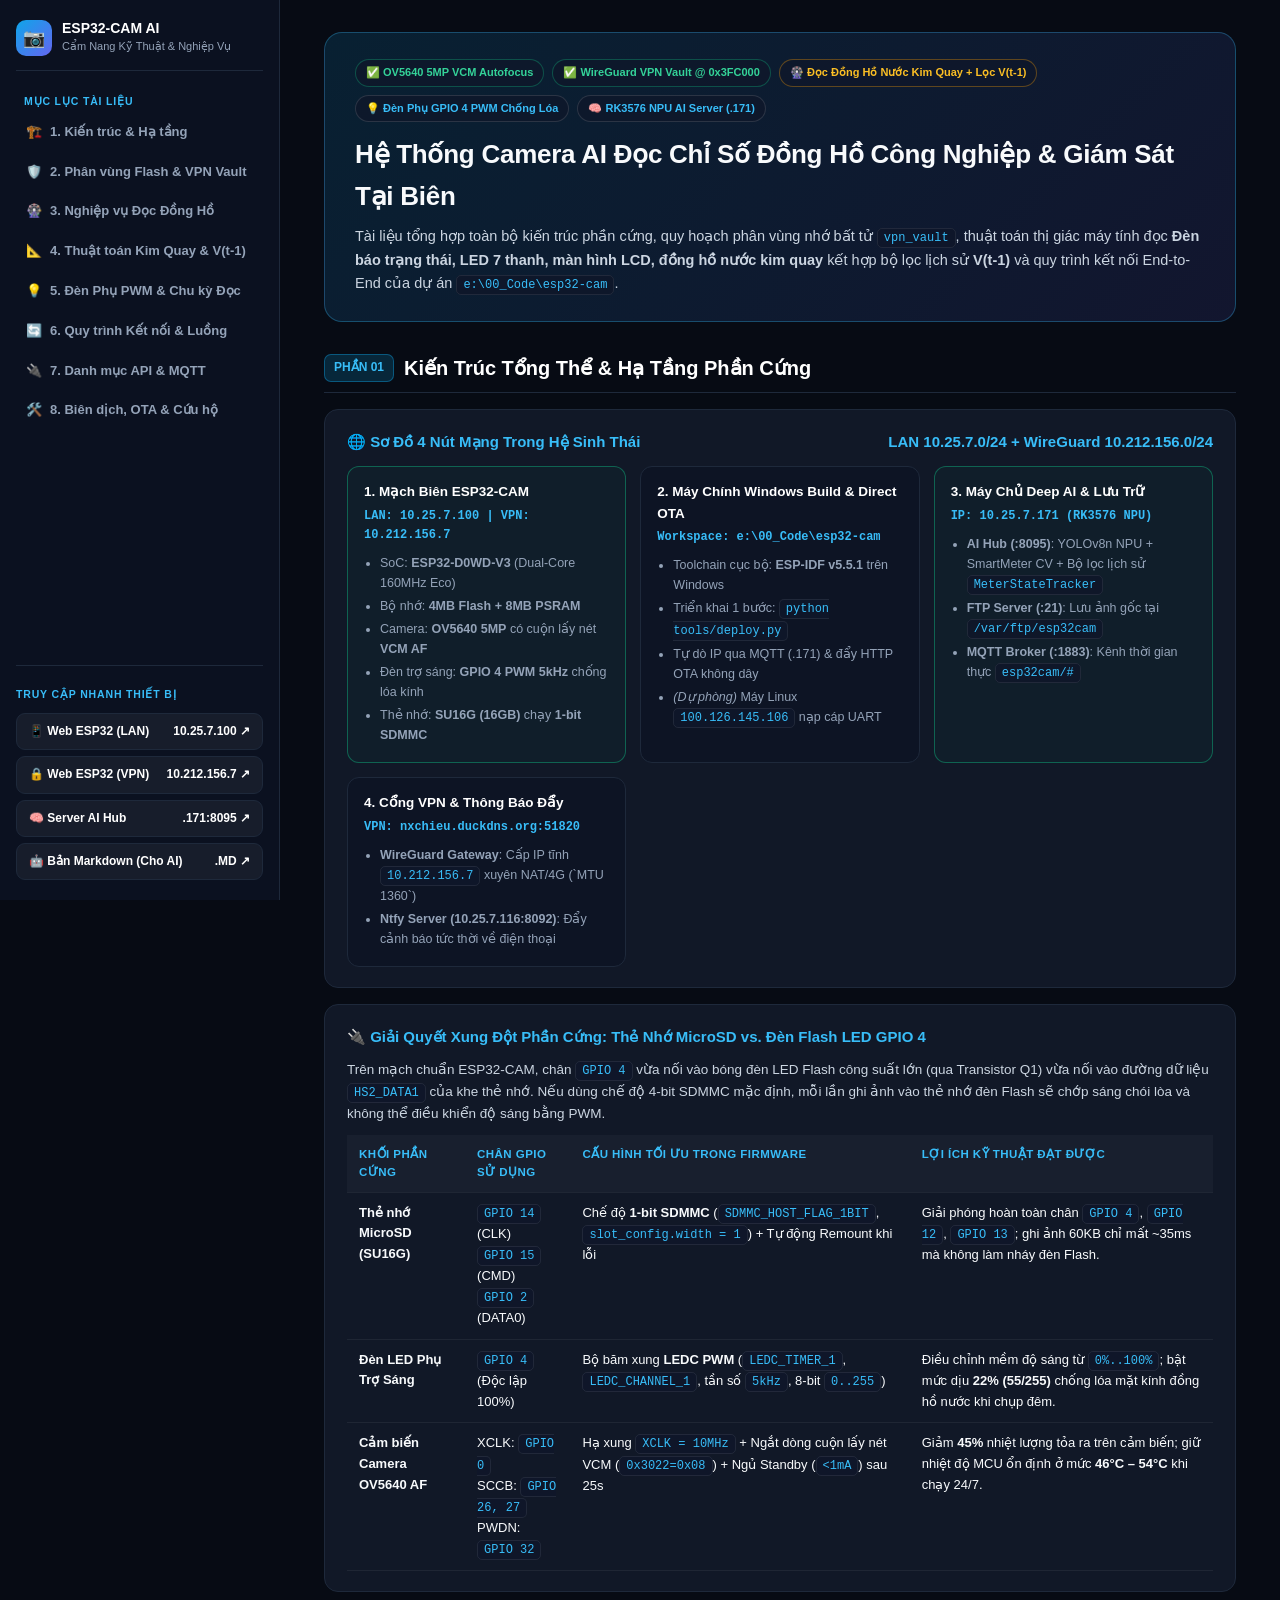
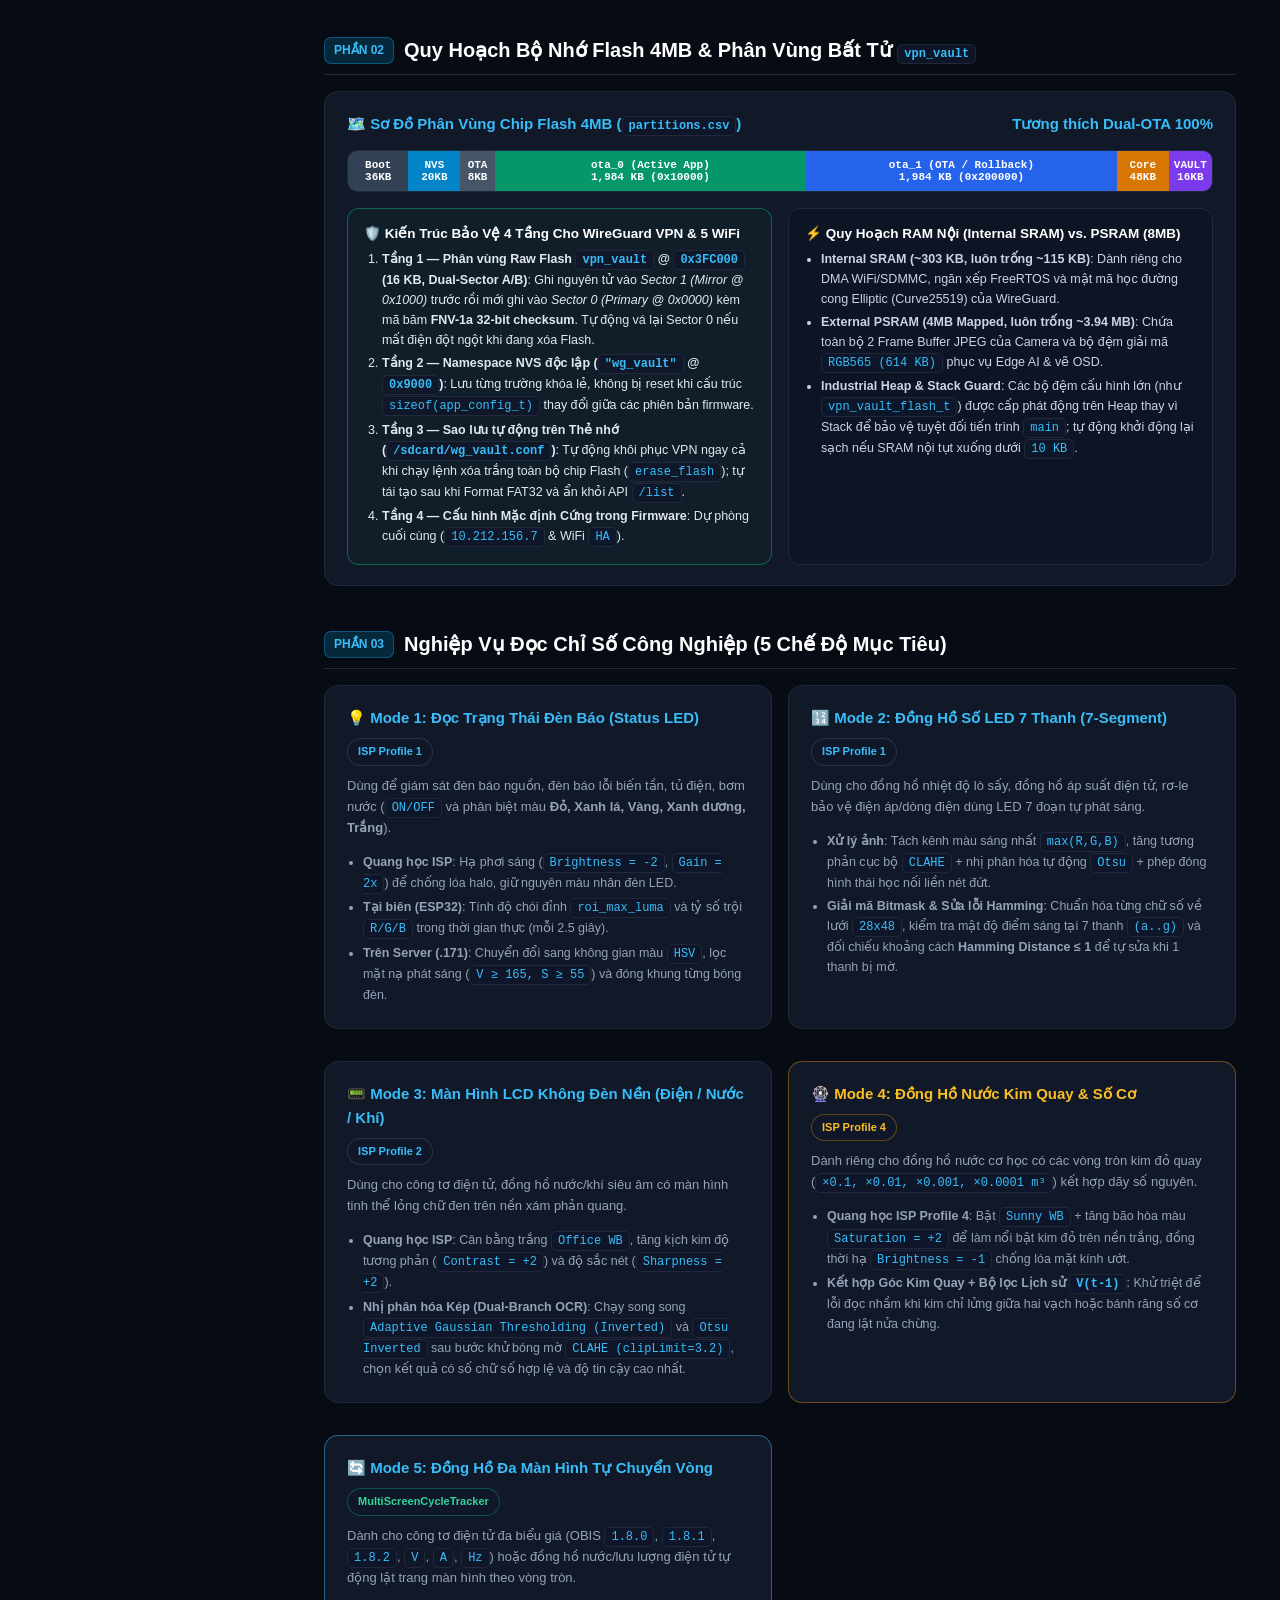
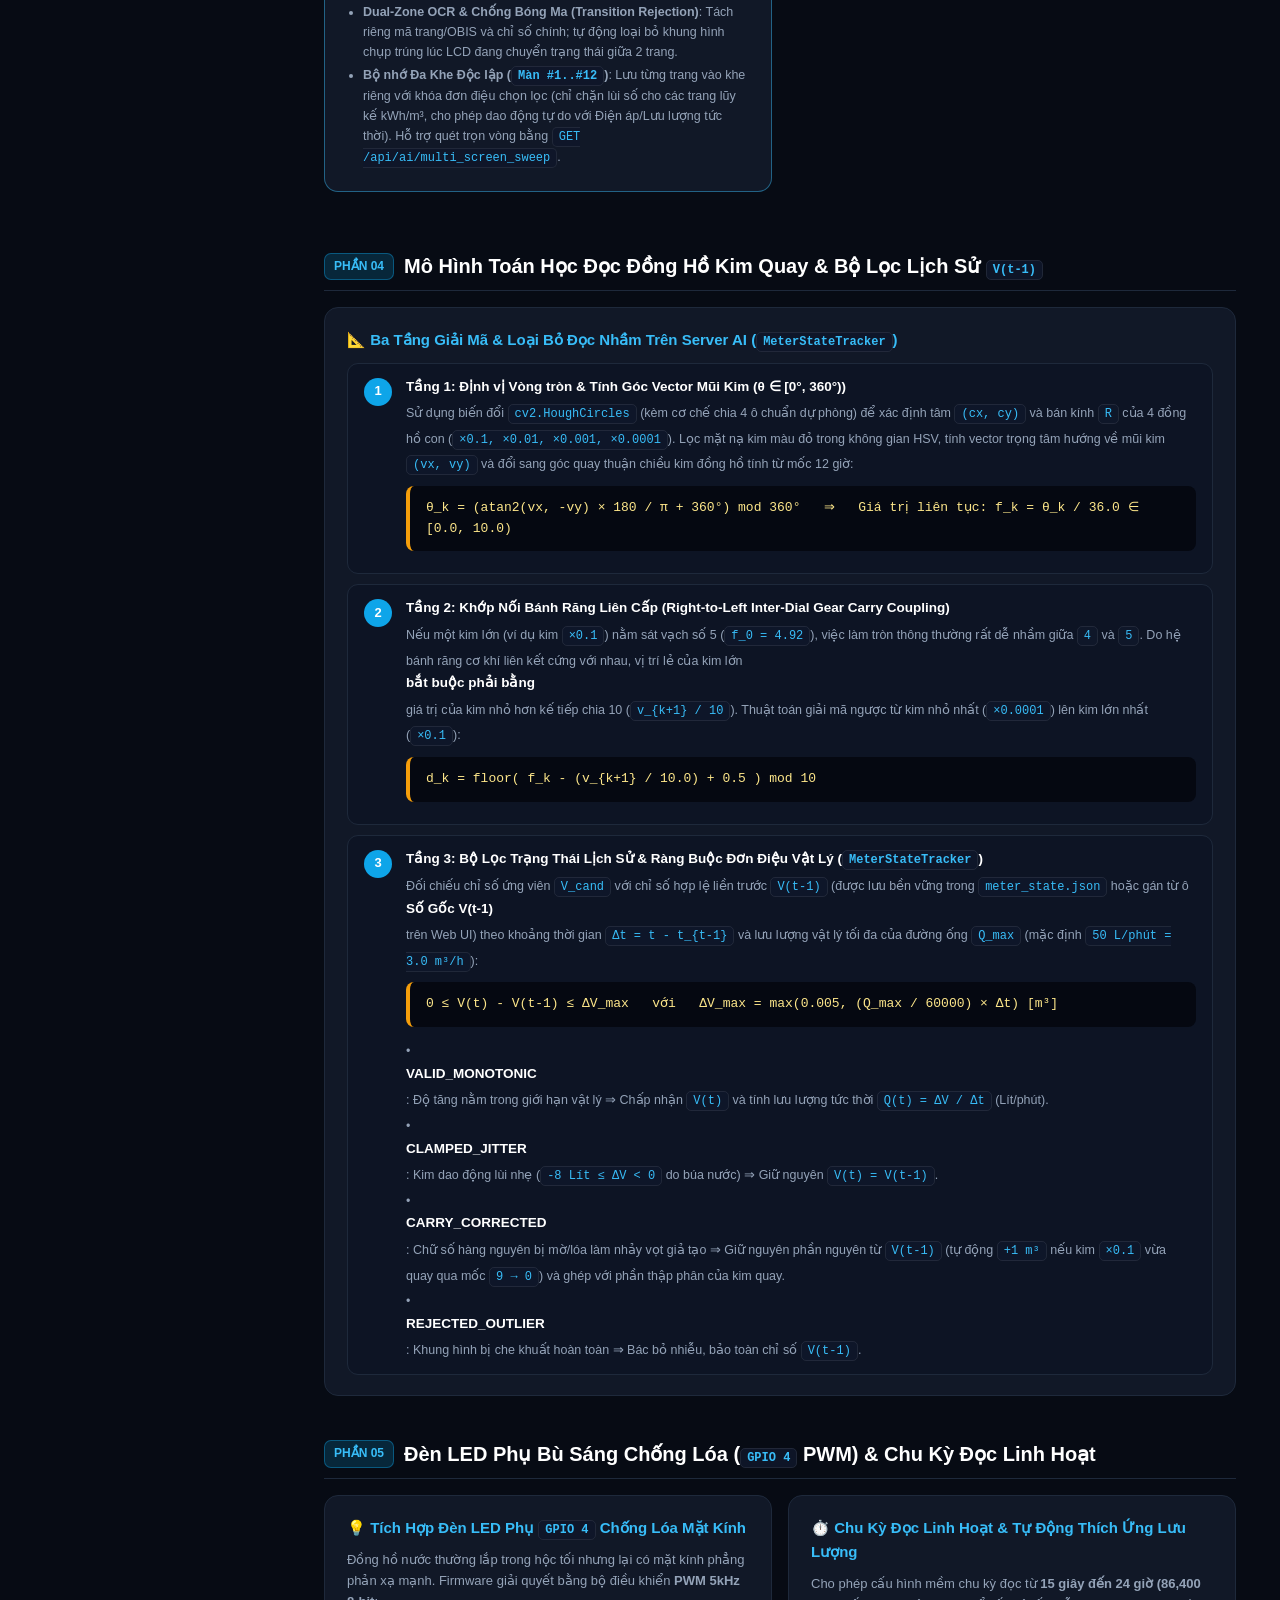
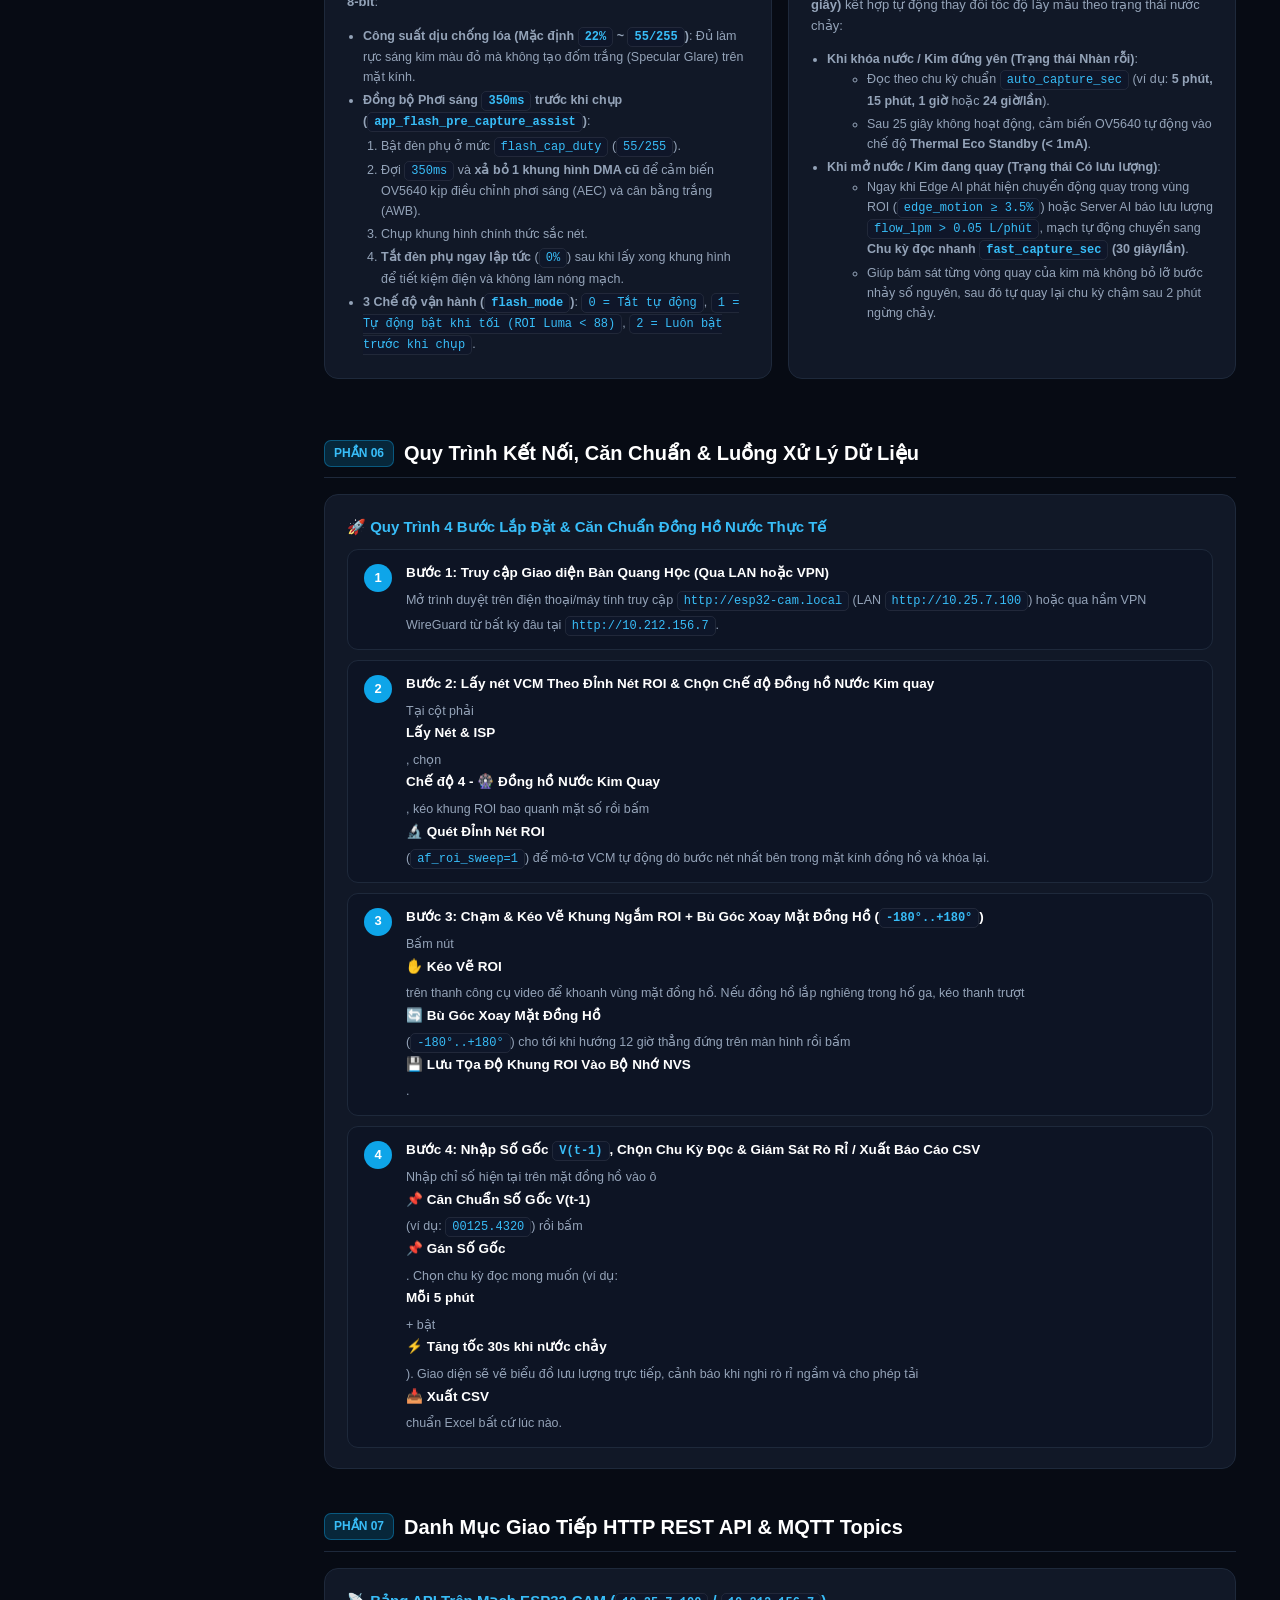
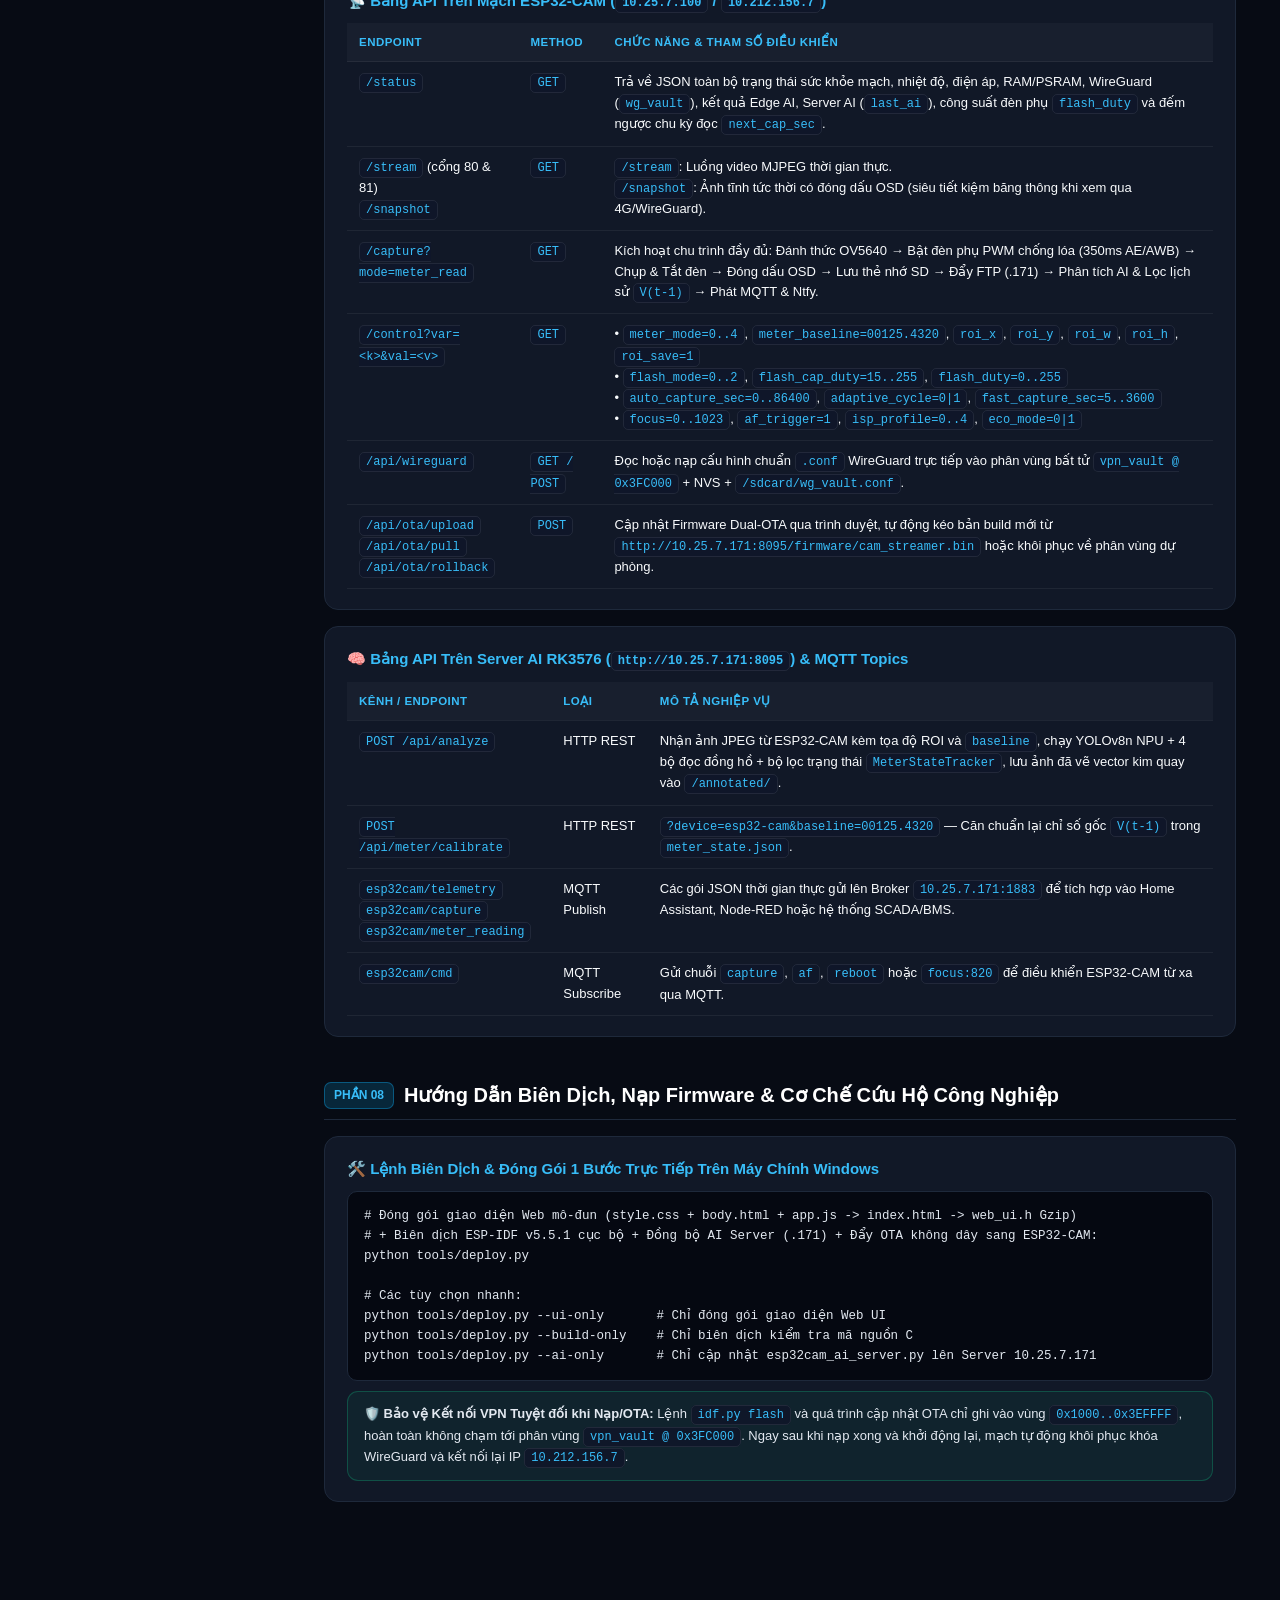
<file: docs/index.html>
<!DOCTYPE html>
<html lang="vi">
<head>
<meta charset="UTF-8">
<meta name="viewport" content="width=device-width, initial-scale=1.0">
<title>Tài Liệu Kỹ Thuật & Kiến Trúc Hệ Thống — ESP32-CAM Smart Meter & AI Vision</title>
<style>
:root {
  --bg: #070b14;
  --sidebar: #0b1120;
  --card: #111827;
  --card-alt: #0d1424;
  --border: #1e293b;
  --text: #f8fafc;
  --muted: #94a3b8;
  --primary: #0ea5e9;
  --accent: #6366f1;
  --success: #10b981;
  --warn: #f59e0b;
  --danger: #ef4444;
  --radius: 14px;
}
* { box-sizing: border-box; }
html { scroll-behavior: smooth; }
body {
  margin: 0;
  font-family: -apple-system, BlinkMacSystemFont, "Segoe UI", Roboto, Inter, sans-serif;
  background: var(--bg);
  color: var(--text);
  line-height: 1.6;
  display: flex;
  min-height: 100vh;
}

/* Sidebar Navigation */
.sidebar {
  width: 280px;
  background: var(--sidebar);
  border-right: 1px solid var(--border);
  position: fixed;
  top: 0;
  bottom: 0;
  left: 0;
  padding: 20px 16px;
  overflow-y: auto;
  display: flex;
  flex-direction: column;
  gap: 16px;
  z-index: 100;
}
.brand {
  display: flex;
  align-items: center;
  gap: 10px;
  padding-bottom: 14px;
  border-bottom: 1px solid var(--border);
}
.brand-badge {
  width: 36px;
  height: 36px;
  border-radius: 10px;
  background: linear-gradient(135deg, #0ea5e9, #6366f1);
  display: flex;
  align-items: center;
  justify-content: center;
  font-size: 18px;
  font-weight: 800;
  flex-shrink: 0;
}
.brand-title {
  font-size: 14px;
  font-weight: 800;
  color: #fff;
  line-height: 1.25;
}
.brand-sub {
  font-size: 11px;
  color: var(--muted);
}
.nav-group-title {
  font-size: 10.5px;
  text-transform: uppercase;
  letter-spacing: 0.08em;
  color: #38bdf8;
  font-weight: 800;
  margin: 6px 0 4px 8px;
}
.nav-list {
  list-style: none;
  padding: 0;
  margin: 0;
  display: flex;
  flex-direction: column;
  gap: 3px;
}
.nav-link {
  display: flex;
  align-items: center;
  gap: 8px;
  padding: 8px 10px;
  border-radius: 9px;
  color: var(--muted);
  text-decoration: none;
  font-size: 13px;
  font-weight: 600;
  transition: 0.15s;
}
.nav-link:hover, .nav-link.active {
  background: rgba(14, 165, 233, 0.14);
  color: #38bdf8;
}
.quick-links {
  margin-top: auto;
  padding-top: 14px;
  border-top: 1px solid var(--border);
  display: flex;
  flex-direction: column;
  gap: 6px;
}
.qbtn {
  display: flex;
  align-items: center;
  justify-content: space-between;
  padding: 8px 12px;
  border-radius: 9px;
  font-size: 12px;
  font-weight: 700;
  text-decoration: none;
  color: #fff;
  background: rgba(255, 255, 255, 0.05);
  border: 1px solid var(--border);
  transition: 0.15s;
}
.qbtn:hover {
  border-color: var(--primary);
  background: rgba(14, 165, 233, 0.15);
}

/* Main Content Area */
.main {
  margin-left: 280px;
  flex: 1;
  padding: 32px 44px 80px 44px;
  max-width: 1360px;
}
@media (max-width: 960px) {
  .sidebar { display: none; }
  .main { margin-left: 0; padding: 20px 16px 60px 16px; }
}

/* Hero Banner */
.hero {
  background: linear-gradient(135deg, rgba(14, 165, 233, 0.14), rgba(99, 102, 241, 0.12));
  border: 1px solid rgba(56, 189, 248, 0.3);
  border-radius: 18px;
  padding: 26px 30px;
  margin-bottom: 30px;
}
.hero-tags {
  display: flex;
  flex-wrap: wrap;
  gap: 8px;
  margin-bottom: 12px;
}
.pill {
  padding: 4px 10px;
  border-radius: 99px;
  font-size: 11px;
  font-weight: 700;
  background: rgba(15, 23, 42, 0.75);
  border: 1px solid rgba(255, 255, 255, 0.12);
  color: #38bdf8;
}
.pill.ok { color: #34d399; border-color: rgba(16, 185, 129, 0.35); }
.pill.warn { color: #fbbf24; border-color: rgba(245, 158, 11, 0.35); }
.hero h1 {
  margin: 0 0 8px 0;
  font-size: 26px;
  font-weight: 800;
  letter-spacing: -0.01em;
}
.hero p {
  margin: 0;
  color: #cbd5e1;
  font-size: 14.5px;
  max-width: 940px;
}

/* Section Headers & Cards */
section {
  margin-bottom: 42px;
  scroll-margin-top: 24px;
}
.sec-head {
  display: flex;
  align-items: center;
  gap: 10px;
  margin-bottom: 16px;
  padding-bottom: 8px;
  border-bottom: 1px solid var(--border);
}
.sec-num {
  background: rgba(14, 165, 233, 0.18);
  color: #38bdf8;
  border: 1px solid rgba(14, 165, 233, 0.4);
  font-size: 12px;
  font-weight: 800;
  padding: 3px 9px;
  border-radius: 7px;
}
.sec-head h2 {
  margin: 0;
  font-size: 20px;
  font-weight: 800;
  color: #fff;
}

.card {
  background: var(--card);
  border: 1px solid var(--border);
  border-radius: var(--radius);
  padding: 20px 22px;
  margin-bottom: 16px;
}
.card h3 {
  margin: 0 0 10px 0;
  font-size: 15px;
  font-weight: 800;
  color: #38bdf8;
  display: flex;
  align-items: center;
  justify-content: space-between;
  flex-wrap: wrap;
  gap: 8px;
}

.grid-2 {
  display: grid;
  grid-template-columns: repeat(auto-fit, minmax(360px, 1fr));
  gap: 16px;
}
.grid-3 {
  display: grid;
  grid-template-columns: repeat(auto-fit, minmax(270px, 1fr));
  gap: 14px;
}
.grid-4 {
  display: grid;
  grid-template-columns: repeat(auto-fit, minmax(220px, 1fr));
  gap: 12px;
}

/* Topology Flow Boxes */
.topo-flow {
  display: grid;
  grid-template-columns: repeat(auto-fit, minmax(230px, 1fr));
  gap: 14px;
  margin-top: 12px;
}
.node-box {
  background: var(--card-alt);
  border: 1px solid var(--border);
  border-radius: 12px;
  padding: 14px 16px;
  position: relative;
}
.node-box.highlight {
  border-color: rgba(16, 185, 129, 0.45);
  background: rgba(16, 185, 129, 0.04);
}
.node-title {
  font-size: 13.5px;
  font-weight: 800;
  color: #fff;
  margin-bottom: 4px;
}
.node-ip {
  font-family: Consolas, monospace;
  font-size: 12px;
  color: #38bdf8;
  font-weight: 700;
  margin-bottom: 8px;
}
.node-list {
  margin: 0;
  padding-left: 16px;
  font-size: 12.5px;
  color: var(--muted);
}
.node-list li { margin-bottom: 3px; }

/* Flash Partition Bar */
.flash-bar {
  display: flex;
  height: 42px;
  border-radius: 10px;
  overflow: hidden;
  border: 1px solid var(--border);
  margin: 14px 0;
  font-family: Consolas, monospace;
  font-size: 11px;
  font-weight: 700;
}
.flash-seg {
  display: flex;
  flex-direction: column;
  align-items: center;
  justify-content: center;
  color: #fff;
  text-align: center;
  line-height: 1.15;
  padding: 0 4px;
}

/* Tables */
.table-wrap { overflow-x: auto; }
table {
  width: 100%;
  border-collapse: collapse;
  font-size: 13px;
}
th, td {
  padding: 10px 12px;
  text-align: left;
  border-bottom: 1px solid rgba(255, 255, 255, 0.06);
  vertical-align: top;
}
th {
  background: rgba(255, 255, 255, 0.03);
  color: #38bdf8;
  font-weight: 700;
  font-size: 11.5px;
  text-transform: uppercase;
  letter-spacing: 0.04em;
}
code {
  font-family: Consolas, "Courier New", monospace;
  background: rgba(15, 23, 42, 0.9);
  border: 1px solid rgba(255, 255, 255, 0.08);
  padding: 2px 6px;
  border-radius: 5px;
  color: #38bdf8;
  font-size: 12px;
}
pre {
  background: #050811;
  border: 1px solid var(--border);
  border-radius: 10px;
  padding: 14px 16px;
  overflow-x: auto;
  font-family: Consolas, monospace;
  font-size: 12.5px;
  color: #e2e8f0;
  margin: 10px 0;
}

/* Formula & Callout Boxes */
.formula-box {
  background: #050811;
  border-left: 4px solid #f59e0b;
  border-radius: 8px;
  padding: 12px 16px;
  font-family: Consolas, monospace;
  font-size: 13px;
  color: #fde68a;
  margin: 10px 0;
}
.callout {
  background: rgba(14, 165, 233, 0.07);
  border: 1px solid rgba(14, 165, 233, 0.28);
  border-radius: 11px;
  padding: 12px 16px;
  font-size: 13px;
  color: #e2e8f0;
  margin-top: 10px;
}
.callout.warn {
  background: rgba(245, 158, 11, 0.07);
  border-color: rgba(245, 158, 11, 0.3);
}
.callout.ok {
  background: rgba(16, 185, 129, 0.07);
  border-color: rgba(16, 185, 129, 0.3);
}

/* Step Timeline */
.steps {
  display: flex;
  flex-direction: column;
  gap: 10px;
}
.step-item {
  display: flex;
  gap: 14px;
  background: var(--card-alt);
  border: 1px solid var(--border);
  border-radius: 11px;
  padding: 12px 16px;
  align-items: flex-start;
}
.step-circle {
  width: 28px;
  height: 28px;
  border-radius: 50%;
  background: var(--primary);
  color: #fff;
  font-weight: 800;
  font-size: 13px;
  display: flex;
  align-items: center;
  justify-content: center;
  flex-shrink: 0;
  margin-top: 2px;
}
.step-body b { color: #fff; font-size: 13.5px; display: block; margin-bottom: 2px; }
.step-body span { color: var(--muted); font-size: 12.5px; }
</style>
</head>
<body>

<!-- LEFT SIDEBAR NAVIGATION -->
<aside class="sidebar">
  <div class="brand">
    <div class="brand-badge">📷</div>
    <div>
      <div class="brand-title">ESP32-CAM AI</div>
      <div class="brand-sub">Cẩm Nang Kỹ Thuật &amp; Nghiệp Vụ</div>
    </div>
  </div>

  <div>
    <div class="nav-group-title">Mục Lục Tài Liệu</div>
    <ul class="nav-list">
      <li><a class="nav-link" href="#sec-arch"><span>🏗️</span> 1. Kiến trúc &amp; Hạ tầng</a></li>
      <li><a class="nav-link" href="#sec-mem"><span>🛡️</span> 2. Phân vùng Flash &amp; VPN Vault</a></li>
      <li><a class="nav-link" href="#sec-meter"><span>🎡</span> 3. Nghiệp vụ Đọc Đồng Hồ</a></li>
      <li><a class="nav-link" href="#sec-dial"><span>📐</span> 4. Thuật toán Kim Quay &amp; V(t-1)</a></li>
      <li><a class="nav-link" href="#sec-flash"><span>💡</span> 5. Đèn Phụ PWM &amp; Chu kỳ Đọc</a></li>
      <li><a class="nav-link" href="#sec-flow"><span>🔄</span> 6. Quy trình Kết nối &amp; Luồng</a></li>
      <li><a class="nav-link" href="#sec-api"><span>🔌</span> 7. Danh mục API &amp; MQTT</a></li>
      <li><a class="nav-link" href="#sec-ops"><span>🛠️</span> 8. Biên dịch, OTA &amp; Cứu hộ</a></li>
    </ul>
  </div>

  <div class="quick-links">
    <div class="nav-group-title" style="margin-left:0">Truy Cập Nhanh Thiết Bị</div>
    <a class="qbtn" href="http://10.25.7.100" target="_blank"><span>📱 Web ESP32 (LAN)</span><span>10.25.7.100 ↗</span></a>
    <a class="qbtn" href="http://10.212.156.7" target="_blank"><span>🔒 Web ESP32 (VPN)</span><span>10.212.156.7 ↗</span></a>
    <a class="qbtn" href="http://10.25.7.171:8095" target="_blank"><span>🧠 Server AI Hub</span><span>.171:8095 ↗</span></a>
    <a class="qbtn" href="./PROJECT_DOCS_AI.md" target="_blank"><span>🤖 Bản Markdown (Cho AI)</span><span>.MD ↗</span></a>
  </div>
</aside>

<!-- MAIN CONTENT -->
<main class="main">

  <!-- HERO BANNER -->
  <div class="hero">
    <div class="hero-tags">
      <span class="pill ok">✅ OV5640 5MP VCM Autofocus</span>
      <span class="pill ok">✅ WireGuard VPN Vault @ 0x3FC000</span>
      <span class="pill warn">🎡 Đọc Đồng Hồ Nước Kim Quay + Lọc V(t-1)</span>
      <span class="pill">💡 Đèn Phụ GPIO 4 PWM Chống Lóa</span>
      <span class="pill">🧠 RK3576 NPU AI Server (.171)</span>
    </div>
    <h1>Hệ Thống Camera AI Đọc Chỉ Số Đồng Hồ Công Nghiệp &amp; Giám Sát Tại Biên</h1>
    <p>
      Tài liệu tổng hợp toàn bộ kiến trúc phần cứng, quy hoạch phân vùng nhớ bất tử <code>vpn_vault</code>, thuật toán thị giác máy tính đọc <b>Đèn báo trạng thái, LED 7 thanh, màn hình LCD, đồng hồ nước kim quay</b> kết hợp bộ lọc lịch sử <b>V(t-1)</b> và quy trình kết nối End-to-End của dự án <code>e:\00_Code\esp32-cam</code>.
    </p>
  </div>

  <!-- =================================================================== -->
  <!-- SECTION 1: SYSTEM ARCHITECTURE & HARDWARE TOPOLOGY                  -->
  <!-- =================================================================== -->
  <section id="sec-arch">
    <div class="sec-head">
      <span class="sec-num">PHẦN 01</span>
      <h2>Kiến Trúc Tổng Thể &amp; Hạ Tầng Phần Cứng</h2>
    </div>

    <div class="card">
      <h3><span>🌐 Sơ Đồ 4 Nút Mạng Trong Hệ Sinh Thái</span><span>LAN 10.25.7.0/24 + WireGuard 10.212.156.0/24</span></h3>
      <div class="topo-flow">
        <div class="node-box highlight">
          <div class="node-title">1. Mạch Biên ESP32-CAM</div>
          <div class="node-ip">LAN: 10.25.7.100 | VPN: 10.212.156.7</div>
          <ul class="node-list">
            <li>SoC: <b>ESP32-D0WD-V3</b> (Dual-Core 160MHz Eco)</li>
            <li>Bộ nhớ: <b>4MB Flash + 8MB PSRAM</b></li>
            <li>Camera: <b>OV5640 5MP</b> có cuộn lấy nét <b>VCM AF</b></li>
            <li>Đèn trợ sáng: <b>GPIO 4 PWM 5kHz</b> chống lóa kính</li>
            <li>Thẻ nhớ: <b>SU16G (16GB)</b> chạy <b>1-bit SDMMC</b></li>
          </ul>
        </div>

        <div class="node-box">
          <div class="node-title">2. Máy Chính Windows Build &amp; Direct OTA</div>
          <div class="node-ip">Workspace: e:\00_Code\esp32-cam</div>
          <ul class="node-list">
            <li>Toolchain cục bộ: <b>ESP-IDF v5.5.1</b> trên Windows</li>
            <li>Triển khai 1 bước: <code>python tools/deploy.py</code></li>
            <li>Tự dò IP qua MQTT (.171) &amp; đẩy HTTP OTA không dây</li>
            <li><i>(Dự phòng)</i> Máy Linux <code>100.126.145.106</code> nạp cáp UART</li>
          </ul>
        </div>

        <div class="node-box highlight">
          <div class="node-title">3. Máy Chủ Deep AI &amp; Lưu Trữ</div>
          <div class="node-ip">IP: 10.25.7.171 (RK3576 NPU)</div>
          <ul class="node-list">
            <li><b>AI Hub (:8095)</b>: YOLOv8n NPU + SmartMeter CV + Bộ lọc lịch sử <code>MeterStateTracker</code></li>
            <li><b>FTP Server (:21)</b>: Lưu ảnh gốc tại <code>/var/ftp/esp32cam</code></li>
            <li><b>MQTT Broker (:1883)</b>: Kênh thời gian thực <code>esp32cam/#</code></li>
          </ul>
        </div>

        <div class="node-box">
          <div class="node-title">4. Cổng VPN &amp; Thông Báo Đẩy</div>
          <div class="node-ip">VPN: nxchieu.duckdns.org:51820</div>
          <ul class="node-list">
            <li><b>WireGuard Gateway</b>: Cấp IP tĩnh <code>10.212.156.7</code> xuyên NAT/4G (`MTU 1360`)</li>
            <li><b>Ntfy Server (10.25.7.116:8092)</b>: Đẩy cảnh báo tức thời về điện thoại</li>
          </ul>
        </div>
      </div>
    </div>

    <div class="card">
      <h3><span>🔌 Giải Quyết Xung Đột Phần Cứng: Thẻ Nhớ MicroSD vs. Đèn Flash LED GPIO 4</span></h3>
      <p style="margin:0 0 10px 0;font-size:13.5px;color:#cbd5e1">
        Trên mạch chuẩn ESP32-CAM, chân <code>GPIO 4</code> vừa nối vào bóng đèn LED Flash công suất lớn (qua Transistor Q1) vừa nối vào đường dữ liệu <code>HS2_DATA1</code> của khe thẻ nhớ. Nếu dùng chế độ 4-bit SDMMC mặc định, mỗi lần ghi ảnh vào thẻ nhớ đèn Flash sẽ chớp sáng chói lòa và không thể điều khiển độ sáng bằng PWM.
      </p>
      <div class="table-wrap">
        <table>
          <thead>
            <tr>
              <th>Khối Phần Cứng</th>
              <th>Chân GPIO Sử Dụng</th>
              <th>Cấu Hình Tối Ưu Trong Firmware</th>
              <th>Lợi Ích Kỹ Thuật Đạt Được</th>
            </tr>
          </thead>
          <tbody>
            <tr>
              <td><b>Thẻ nhớ MicroSD (SU16G)</b></td>
              <td><code>GPIO 14</code> (CLK)<br><code>GPIO 15</code> (CMD)<br><code>GPIO 2</code> (DATA0)</td>
              <td>Chế độ <b>1-bit SDMMC</b> (<code>SDMMC_HOST_FLAG_1BIT</code>, <code>slot_config.width = 1</code>) + Tự động Remount khi lỗi</td>
              <td>Giải phóng hoàn toàn chân <code>GPIO 4</code>, <code>GPIO 12</code>, <code>GPIO 13</code>; ghi ảnh 60KB chỉ mất ~35ms mà không làm nháy đèn Flash.</td>
            </tr>
            <tr>
              <td><b>Đèn LED Phụ Trợ Sáng</b></td>
              <td><code>GPIO 4</code> (Độc lập 100%)</td>
              <td>Bộ băm xung <b>LEDC PWM</b> (<code>LEDC_TIMER_1</code>, <code>LEDC_CHANNEL_1</code>, tần số <code>5kHz</code>, 8-bit <code>0..255</code>)</td>
              <td>Điều chỉnh mềm độ sáng từ <code>0%..100%</code>; bật mức dịu <b>22% (55/255)</b> chống lóa mặt kính đồng hồ nước khi chụp đêm.</td>
            </tr>
            <tr>
              <td><b>Cảm biến Camera OV5640 AF</b></td>
              <td>XCLK: <code>GPIO 0</code><br>SCCB: <code>GPIO 26, 27</code><br>PWDN: <code>GPIO 32</code></td>
              <td>Hạ xung <code>XCLK = 10MHz</code> + Ngắt dòng cuộn lấy nét VCM (<code>0x3022=0x08</code>) + Ngủ Standby (<code>&lt;1mA</code>) sau 25s</td>
              <td>Giảm <b>45%</b> nhiệt lượng tỏa ra trên cảm biến; giữ nhiệt độ MCU ổn định ở mức <b>46°C – 54°C</b> khi chạy 24/7.</td>
            </tr>
          </tbody>
        </table>
      </div>
    </div>
  </section>

  <!-- =================================================================== -->
  <!-- SECTION 2: 4MB FLASH PARTITION & INDESTRUCTIBLE VPN VAULT           -->
  <!-- =================================================================== -->
  <section id="sec-mem">
    <div class="sec-head">
      <span class="sec-num">PHẦN 02</span>
      <h2>Quy Hoạch Bộ Nhớ Flash 4MB &amp; Phân Vùng Bất Tử <code>vpn_vault</code></h2>
    </div>

    <div class="card">
      <h3><span>🗺️ Sơ Đồ Phân Vùng Chip Flash 4MB (<code>partitions.csv</code>)</span><span>Tương thích Dual-OTA 100%</span></h3>
      <div class="flash-bar">
        <div class="flash-seg" style="width:7%;background:#334155" title="Bootloader + Partition Table (0x1000..0x9000)">Boot<br>36KB</div>
        <div class="flash-seg" style="width:6%;background:#0284c7" title="NVS Config + wg_vault (0x9000, 20KB)">NVS<br>20KB</div>
        <div class="flash-seg" style="width:4%;background:#475569" title="OTA Data (0xE000, 8KB)">OTA<br>8KB</div>
        <div class="flash-seg" style="width:36%;background:#059669" title="Application Slot 0 (0x10000, 1984KB)">ota_0 (Active App)<br>1,984 KB (0x10000)</div>
        <div class="flash-seg" style="width:36%;background:#2563eb" title="Application Slot 1 (0x200000, 1984KB)">ota_1 (OTA / Rollback)<br>1,984 KB (0x200000)</div>
        <div class="flash-seg" style="width:6%;background:#d97706" title="Panic CoreDump (0x3F0000, 48KB)">Core<br>48KB</div>
        <div class="flash-seg" style="width:5%;background:#7c3aed" title="Indestructible VPN Vault (0x3FC000, 16KB)">VAULT<br>16KB</div>
      </div>

      <div class="grid-2" style="margin-top:16px">
        <div class="node-box highlight">
          <div class="node-title">🛡️ Kiến Trúc Bảo Vệ 4 Tầng Cho WireGuard VPN &amp; 5 WiFi</div>
          <ol class="node-list" style="padding-left:18px;color:#e2e8f0">
            <li><b>Tầng 1 — Phân vùng Raw Flash <code>vpn_vault</code> @ <code>0x3FC000</code> (16 KB, Dual-Sector A/B)</b>: Ghi nguyên tử vào <i>Sector 1 (Mirror @ 0x1000)</i> trước rồi mới ghi vào <i>Sector 0 (Primary @ 0x0000)</i> kèm mã băm <b>FNV-1a 32-bit checksum</b>. Tự động vá lại Sector 0 nếu mất điện đột ngột khi đang xóa Flash.</li>
            <li><b>Tầng 2 — Namespace NVS độc lập (<code>"wg_vault"</code> @ <code>0x9000</code>)</b>: Lưu từng trường khóa lẻ, không bị reset khi cấu trúc <code>sizeof(app_config_t)</code> thay đổi giữa các phiên bản firmware.</li>
            <li><b>Tầng 3 — Sao lưu tự động trên Thẻ nhớ (<code>/sdcard/wg_vault.conf</code>)</b>: Tự động khôi phục VPN ngay cả khi chạy lệnh xóa trắng toàn bộ chip Flash (<code>erase_flash</code>); tự tái tạo sau khi Format FAT32 và ẩn khỏi API <code>/list</code>.</li>
            <li><b>Tầng 4 — Cấu hình Mặc định Cứng trong Firmware</b>: Dự phòng cuối cùng (<code>10.212.156.7</code> &amp; WiFi <code>HA</code>).</li>
          </ol>
        </div>

        <div class="node-box">
          <div class="node-title">⚡ Quy Hoạch RAM Nội (Internal SRAM) vs. PSRAM (8MB)</div>
          <ul class="node-list" style="color:#cbd5e1">
            <li><b>Internal SRAM (~303 KB, luôn trống ~115 KB)</b>: Dành riêng cho DMA WiFi/SDMMC, ngăn xếp FreeRTOS và mật mã học đường cong Elliptic (Curve25519) của WireGuard.</li>
            <li><b>External PSRAM (4MB Mapped, luôn trống ~3.94 MB)</b>: Chứa toàn bộ 2 Frame Buffer JPEG của Camera và bộ đệm giải mã <code>RGB565 (614 KB)</code> phục vụ Edge AI &amp; vẽ OSD.</li>
            <li><b>Industrial Heap &amp; Stack Guard</b>: Các bộ đệm cấu hình lớn (như <code>vpn_vault_flash_t</code>) được cấp phát động trên Heap thay vì Stack để bảo vệ tuyệt đối tiến trình <code>main</code>; tự động khởi động lại sạch nếu SRAM nội tụt xuống dưới <code>10 KB</code>.</li>
          </ul>
        </div>
      </div>
    </div>
  </section>

  <!-- =================================================================== -->
  <!-- SECTION 3: SMART METER BUSINESS LOGIC (MODES 0..4)                  -->
  <!-- =================================================================== -->
  <section id="sec-meter">
    <div class="sec-head">
      <span class="sec-num">PHẦN 03</span>
      <h2>Nghiệp Vụ Đọc Chỉ Số Công Nghiệp (5 Chế Độ Mục Tiêu)</h2>
    </div>

    <div class="grid-2">
      <div class="card">
        <h3><span>💡 Mode 1: Đọc Trạng Thái Đèn Báo (Status LED)</span><span class="pill">ISP Profile 1</span></h3>
        <p style="font-size:13px;color:var(--muted);margin-top:0">
          Dùng để giám sát đèn báo nguồn, đèn báo lỗi biến tần, tủ điện, bơm nước (<code>ON/OFF</code> và phân biệt màu <b>Đỏ, Xanh lá, Vàng, Xanh dương, Trắng</b>).
        </p>
        <ul class="node-list">
          <li><b>Quang học ISP</b>: Hạ phơi sáng (<code>Brightness = -2</code>, <code>Gain = 2x</code>) để chống lóa halo, giữ nguyên màu nhân đèn LED.</li>
          <li><b>Tại biên (ESP32)</b>: Tính độ chói đỉnh <code>roi_max_luma</code> và tỷ số trội <code>R/G/B</code> trong thời gian thực (mỗi 2.5 giây).</li>
          <li><b>Trên Server (.171)</b>: Chuyển đổi sang không gian màu <code>HSV</code>, lọc mặt nạ phát sáng (<code>V &ge; 165, S &ge; 55</code>) và đóng khung từng bóng đèn.</li>
        </ul>
      </div>

      <div class="card">
        <h3><span>🔢 Mode 2: Đồng Hồ Số LED 7 Thanh (7-Segment)</span><span class="pill">ISP Profile 1</span></h3>
        <p style="font-size:13px;color:var(--muted);margin-top:0">
          Dùng cho đồng hồ nhiệt độ lò sấy, đồng hồ áp suất điện tử, rơ-le bảo vệ điện áp/dòng điện dùng LED 7 đoạn tự phát sáng.
        </p>
        <ul class="node-list">
          <li><b>Xử lý ảnh</b>: Tách kênh màu sáng nhất <code>max(R,G,B)</code>, tăng tương phản cục bộ <code>CLAHE</code> + nhị phân hóa tự động <code>Otsu</code> + phép đóng hình thái học nối liền nét đứt.</li>
          <li><b>Giải mã Bitmask &amp; Sửa lỗi Hamming</b>: Chuẩn hóa từng chữ số về lưới <code>28x48</code>, kiểm tra mật độ điểm sáng tại 7 thanh <code>(a..g)</code> và đối chiếu khoảng cách <b>Hamming Distance &le; 1</b> để tự sửa khi 1 thanh bị mờ.</li>
        </ul>
      </div>

      <div class="card">
        <h3><span>📟 Mode 3: Màn Hình LCD Không Đèn Nền (Điện / Nước / Khí)</span><span class="pill">ISP Profile 2</span></h3>
        <p style="font-size:13px;color:var(--muted);margin-top:0">
          Dùng cho công tơ điện tử, đồng hồ nước/khí siêu âm có màn hình tinh thể lỏng chữ đen trên nền xám phản quang.
        </p>
        <ul class="node-list">
          <li><b>Quang học ISP</b>: Cân bằng trắng <code>Office WB</code>, tăng kịch kim độ tương phản (<code>Contrast = +2</code>) và độ sắc nét (<code>Sharpness = +2</code>).</li>
          <li><b>Nhị phân hóa Kép (Dual-Branch OCR)</b>: Chạy song song <code>Adaptive Gaussian Thresholding (Inverted)</code> và <code>Otsu Inverted</code> sau bước khử bóng mờ <code>CLAHE (clipLimit=3.2)</code>, chọn kết quả có số chữ số hợp lệ và độ tin cậy cao nhất.</li>
        </ul>
      </div>

      <div class="card" style="border-color:rgba(245,158,11,0.4)">
        <h3><span style="color:#fbbf24">🎡 Mode 4: Đồng Hồ Nước Kim Quay &amp; Số Cơ</span><span class="pill warn">ISP Profile 4</span></h3>
        <p style="font-size:13px;color:var(--muted);margin-top:0">
          Dành riêng cho đồng hồ nước cơ học có các vòng tròn kim đỏ quay (<code>&times;0.1, &times;0.01, &times;0.001, &times;0.0001 m&sup3;</code>) kết hợp dãy số nguyên.
        </p>
        <ul class="node-list">
          <li><b>Quang học ISP Profile 4</b>: Bật <code>Sunny WB</code> + tăng bão hòa màu <code>Saturation = +2</code> để làm nổi bật kim đỏ trên nền trắng, đồng thời hạ <code>Brightness = -1</code> chống lóa mặt kính ướt.</li>
          <li><b>Kết hợp Góc Kim Quay + Bộ lọc Lịch sử <code>V(t-1)</code></b>: Khử triệt để lỗi đọc nhầm khi kim chỉ lửng giữa hai vạch hoặc bánh răng số cơ đang lật nửa chừng.</li>
        </ul>
      </div>

      <div class="card" style="border-color:rgba(56,189,248,0.45)">
        <h3><span style="color:#38bdf8">🔄 Mode 5: Đồng Hồ Đa Màn Hình Tự Chuyển Vòng</span><span class="pill ok">MultiScreenCycleTracker</span></h3>
        <p style="font-size:13px;color:var(--muted);margin-top:0">
          Dành cho công tơ điện tử đa biểu giá (OBIS <code>1.8.0</code>, <code>1.8.1</code>, <code>1.8.2</code>, <code>V</code>, <code>A</code>, <code>Hz</code>) hoặc đồng hồ nước/lưu lượng điện tử tự động lật trang màn hình theo vòng tròn.
        </p>
        <ul class="node-list">
          <li><b>Dual-Zone OCR &amp; Chống Bóng Ma (Transition Rejection)</b>: Tách riêng mã trang/OBIS và chỉ số chính; tự động loại bỏ khung hình chụp trúng lúc LCD đang chuyển trạng thái giữa 2 trang.</li>
          <li><b>Bộ nhớ Đa Khe Độc lập (<code>Màn #1..#12</code>)</b>: Lưu từng trang vào khe riêng với khóa đơn điệu chọn lọc (chỉ chặn lùi số cho các trang lũy kế kWh/m&sup3;, cho phép dao động tự do với Điện áp/Lưu lượng tức thời). Hỗ trợ quét trọn vòng bằng <code>GET /api/ai/multi_screen_sweep</code>.</li>
        </ul>
      </div>
    </div>
  </section>

  <!-- =================================================================== -->
  <!-- SECTION 4: ROTARY DIAL & HISTORICAL STATE-SPACE FILTER V(t-1)       -->
  <!-- =================================================================== -->
  <section id="sec-dial">
    <div class="sec-head">
      <span class="sec-num">PHẦN 04</span>
      <h2>Mô Hình Toán Học Đọc Đồng Hồ Kim Quay &amp; Bộ Lọc Lịch Sử <code>V(t-1)</code></h2>
    </div>

    <div class="card">
      <h3><span>📐 Ba Tầng Giải Mã &amp; Loại Bỏ Đọc Nhầm Trên Server AI (<code>MeterStateTracker</code>)</span></h3>
      <div class="steps">
        <div class="step-item">
          <div class="step-circle">1</div>
          <div class="step-body">
            <b>Tầng 1: Định vị Vòng tròn &amp; Tính Góc Vector Mũi Kim (&theta; &isin; [0&deg;, 360&deg;))</b>
            <span>
              Sử dụng biến đổi <code>cv2.HoughCircles</code> (kèm cơ chế chia 4 ô chuẩn dự phòng) để xác định tâm <code>(cx, cy)</code> và bán kính <code>R</code> của 4 đồng hồ con (<code>&times;0.1, &times;0.01, &times;0.001, &times;0.0001</code>). Lọc mặt nạ kim màu đỏ trong không gian HSV, tính vector trọng tâm hướng về mũi kim <code>(vx, vy)</code> và đổi sang góc quay thuận chiều kim đồng hồ tính từ mốc 12 giờ:
            </span>
            <div class="formula-box">
              &theta;_k = (atan2(vx, -vy) &times; 180 / &pi; + 360&deg;) mod 360&deg; &nbsp;&nbsp;&rArr;&nbsp;&nbsp; Giá trị liên tục: f_k = &theta;_k / 36.0 &isin; [0.0, 10.0)
            </div>
          </div>
        </div>

        <div class="step-item">
          <div class="step-circle">2</div>
          <div class="step-body">
            <b>Tầng 2: Khớp Nối Bánh Răng Liên Cấp (Right-to-Left Inter-Dial Gear Carry Coupling)</b>
            <span>
              Nếu một kim lớn (ví dụ kim <code>&times;0.1</code>) nằm sát vạch số 5 (<code>f_0 = 4.92</code>), việc làm tròn thông thường rất dễ nhầm giữa <code>4</code> và <code>5</code>. Do hệ bánh răng cơ khí liên kết cứng với nhau, vị trí lẻ của kim lớn <b>bắt buộc phải bằng</b> giá trị của kim nhỏ hơn kế tiếp chia 10 (<code>v_{k+1} / 10</code>). Thuật toán giải mã ngược từ kim nhỏ nhất (<code>&times;0.0001</code>) lên kim lớn nhất (<code>&times;0.1</code>):
            </span>
            <div class="formula-box">
              d_k = floor( f_k - (v_{k+1} / 10.0) + 0.5 ) mod 10
            </div>
          </div>
        </div>

        <div class="step-item">
          <div class="step-circle">3</div>
          <div class="step-body">
            <b>Tầng 3: Bộ Lọc Trạng Thái Lịch Sử &amp; Ràng Buộc Đơn Điệu Vật Lý (<code>MeterStateTracker</code>)</b>
            <span>
              Đối chiếu chỉ số ứng viên <code>V_cand</code> với chỉ số hợp lệ liền trước <code>V(t-1)</code> (được lưu bền vững trong <code>meter_state.json</code> hoặc gán từ ô <b>Số Gốc V(t-1)</b> trên Web UI) theo khoảng thời gian <code>&Delta;t = t - t_{t-1}</code> và lưu lượng vật lý tối đa của đường ống <code>Q_max</code> (mặc định <code>50 L/phút = 3.0 m&sup3;/h</code>):
            </span>
            <div class="formula-box">
              0 &le; V(t) - V(t-1) &le; &Delta;V_max &nbsp;&nbsp;với&nbsp;&nbsp; &Delta;V_max = max(0.005, (Q_max / 60000) &times; &Delta;t) [m&sup3;]
            </div>
            <span>
              &bull; <b>VALID_MONOTONIC</b>: Độ tăng nằm trong giới hạn vật lý &rArr; Chấp nhận <code>V(t)</code> và tính lưu lượng tức thời <code>Q(t) = &Delta;V / &Delta;t</code> (Lít/phút).<br>
              &bull; <b>CLAMPED_JITTER</b>: Kim dao động lùi nhẹ (<code>-8 Lít &le; &Delta;V &lt; 0</code> do búa nước) &rArr; Giữ nguyên <code>V(t) = V(t-1)</code>.<br>
              &bull; <b>CARRY_CORRECTED</b>: Chữ số hàng nguyên bị mờ/lóa làm nhảy vọt giả tạo &rArr; Giữ nguyên phần nguyên từ <code>V(t-1)</code> (tự động <code>+1 m&sup3;</code> nếu kim <code>&times;0.1</code> vừa quay qua mốc <code>9 &rarr; 0</code>) và ghép với phần thập phân của kim quay.<br>
              &bull; <b>REJECTED_OUTLIER</b>: Khung hình bị che khuất hoàn toàn &rArr; Bác bỏ nhiễu, bảo toàn chỉ số <code>V(t-1)</code>.
            </span>
          </div>
        </div>
      </div>
    </div>
  </section>

  <!-- =================================================================== -->
  <!-- SECTION 5: ANTI-GLARE PWM FLASH & ADAPTIVE READING CADENCE          -->
  <!-- =================================================================== -->
  <section id="sec-flash">
    <div class="sec-head">
      <span class="sec-num">PHẦN 05</span>
      <h2>Đèn LED Phụ Bù Sáng Chống Lóa (<code>GPIO 4</code> PWM) &amp; Chu Kỳ Đọc Linh Hoạt</h2>
    </div>

    <div class="grid-2">
      <div class="card">
        <h3><span>💡 Tích Hợp Đèn LED Phụ <code>GPIO 4</code> Chống Lóa Mặt Kính</span></h3>
        <p style="font-size:13px;color:var(--muted);margin-top:0">
          Đồng hồ nước thường lắp trong hộc tối nhưng lại có mặt kính phẳng phản xạ mạnh. Firmware giải quyết bằng bộ điều khiển <b>PWM 5kHz 8-bit</b>:
        </p>
        <ul class="node-list">
          <li><b>Công suất dịu chống lóa (Mặc định <code>22%</code> ~ <code>55/255</code>)</b>: Đủ làm rực sáng kim màu đỏ mà không tạo đốm trắng (Specular Glare) trên mặt kính.</li>
          <li><b>Đồng bộ Phơi sáng <code>350ms</code> trước khi chụp (<code>app_flash_pre_capture_assist</code>)</b>:
            <ol style="padding-left:18px;margin-top:4px">
              <li>Bật đèn phụ ở mức <code>flash_cap_duty</code> (<code>55/255</code>).</li>
              <li>Đợi <code>350ms</code> và <b>xả bỏ 1 khung hình DMA cũ</b> để cảm biến OV5640 kịp điều chỉnh phơi sáng (AEC) và cân bằng trắng (AWB).</li>
              <li>Chụp khung hình chính thức sắc nét.</li>
              <li><b>Tắt đèn phụ ngay lập tức</b> (<code>0%</code>) sau khi lấy xong khung hình để tiết kiệm điện và không làm nóng mạch.</li>
            </ol>
          </li>
          <li><b>3 Chế độ vận hành (<code>flash_mode</code>)</b>: <code>0 = Tắt tự động</code>, <code>1 = Tự động bật khi tối (ROI Luma &lt; 88)</code>, <code>2 = Luôn bật trước khi chụp</code>.</li>
        </ul>
      </div>

      <div class="card">
        <h3><span>⏱️ Chu Kỳ Đọc Linh Hoạt &amp; Tự Động Thích Ứng Lưu Lượng</span></h3>
        <p style="font-size:13px;color:var(--muted);margin-top:0">
          Cho phép cấu hình mềm chu kỳ đọc từ <b>15 giây đến 24 giờ (86,400 giây)</b> kết hợp tự động thay đổi tốc độ lấy mẫu theo trạng thái nước chảy:
        </p>
        <ul class="node-list">
          <li><b>Khi khóa nước / Kim đứng yên (Trạng thái Nhàn rỗi)</b>:
            <ul>
              <li>Đọc theo chu kỳ chuẩn <code>auto_capture_sec</code> (ví dụ: <b>5 phút, 15 phút, 1 giờ</b> hoặc <b>24 giờ/lần</b>).</li>
              <li>Sau 25 giây không hoạt động, cảm biến OV5640 tự động vào chế độ <b>Thermal Eco Standby (&lt; 1mA)</b>.</li>
            </ul>
          </li>
          <li><b>Khi mở nước / Kim đang quay (Trạng thái Có lưu lượng)</b>:
            <ul>
              <li>Ngay khi Edge AI phát hiện chuyển động quay trong vùng ROI (<code>edge_motion &ge; 3.5%</code>) hoặc Server AI báo lưu lượng <code>flow_lpm &gt; 0.05 L/phút</code>, mạch tự động chuyển sang <b>Chu kỳ đọc nhanh <code>fast_capture_sec</code> (30 giây/lần)</b>.</li>
              <li>Giúp bám sát từng vòng quay của kim mà không bỏ lỡ bước nhảy số nguyên, sau đó tự quay lại chu kỳ chậm sau 2 phút ngừng chảy.</li>
            </ul>
          </li>
        </ul>
      </div>
    </div>
  </section>

  <!-- =================================================================== -->
  <!-- SECTION 6: CONNECTION & END-TO-END WORKFLOW                         -->
  <!-- =================================================================== -->
  <section id="sec-flow">
    <div class="sec-head">
      <span class="sec-num">PHẦN 06</span>
      <h2>Quy Trình Kết Nối, Căn Chuẩn &amp; Luồng Xử Lý Dữ Liệu</h2>
    </div>

    <div class="card">
      <h3><span>🚀 Quy Trình 4 Bước Lắp Đặt &amp; Căn Chuẩn Đồng Hồ Nước Thực Tế</span></h3>
      <div class="steps">
        <div class="step-item">
          <div class="step-circle">1</div>
          <div class="step-body">
            <b>Bước 1: Truy cập Giao diện Bàn Quang Học (Qua LAN hoặc VPN)</b>
            <span>Mở trình duyệt trên điện thoại/máy tính truy cập <code>http://esp32-cam.local</code> (LAN <code>http://10.25.7.100</code>) hoặc qua hầm VPN WireGuard từ bất kỳ đâu tại <code>http://10.212.156.7</code>.</span>
          </div>
        </div>
        <div class="step-item">
          <div class="step-circle">2</div>
          <div class="step-body">
            <b>Bước 2: Lấy nét VCM Theo Đỉnh Nét ROI &amp; Chọn Chế độ Đồng hồ Nước Kim quay</b>
            <span>Tại cột phải <b>Lấy Nét &amp; ISP</b>, chọn <b>Chế độ 4 - 🎡 Đồng hồ Nước Kim Quay</b>, kéo khung ROI bao quanh mặt số rồi bấm <b>🔬 Quét Đỉnh Nét ROI</b> (<code>af_roi_sweep=1</code>) để mô-tơ VCM tự động dò bước nét nhất bên trong mặt kính đồng hồ và khóa lại.</span>
          </div>
        </div>
        <div class="step-item">
          <div class="step-circle">3</div>
          <div class="step-body">
            <b>Bước 3: Chạm &amp; Kéo Vẽ Khung Ngắm ROI + Bù Góc Xoay Mặt Đồng Hồ (<code>-180&deg;..+180&deg;</code>)</b>
            <span>Bấm nút <b>✋ Kéo Vẽ ROI</b> trên thanh công cụ video để khoanh vùng mặt đồng hồ. Nếu đồng hồ lắp nghiêng trong hố ga, kéo thanh trượt <b>🔄 Bù Góc Xoay Mặt Đồng Hồ</b> (<code>-180&deg;..+180&deg;</code>) cho tới khi hướng 12 giờ thẳng đứng trên màn hình rồi bấm <b>💾 Lưu Tọa Độ Khung ROI Vào Bộ Nhớ NVS</b>.</span>
          </div>
        </div>
        <div class="step-item">
          <div class="step-circle">4</div>
          <div class="step-body">
            <b>Bước 4: Nhập Số Gốc <code>V(t-1)</code>, Chọn Chu Kỳ Đọc &amp; Giám Sát Rò Rỉ / Xuất Báo Cáo CSV</b>
            <span>Nhập chỉ số hiện tại trên mặt đồng hồ vào ô <b>📌 Căn Chuẩn Số Gốc V(t-1)</b> (ví dụ: <code>00125.4320</code>) rồi bấm <b>📌 Gán Số Gốc</b>. Chọn chu kỳ đọc mong muốn (ví dụ: <b>Mỗi 5 phút</b> + bật <b>⚡ Tăng tốc 30s khi nước chảy</b>). Giao diện sẽ vẽ biểu đồ lưu lượng trực tiếp, cảnh báo khi nghi rò rỉ ngầm và cho phép tải <b>📥 Xuất CSV</b> chuẩn Excel bất cứ lúc nào.</span>
          </div>
        </div>
      </div>
    </div>
  </section>

  <!-- =================================================================== -->
  <!-- SECTION 7: REST API & MQTT REFERENCE                                -->
  <!-- =================================================================== -->
  <section id="sec-api">
    <div class="sec-head">
      <span class="sec-num">PHẦN 07</span>
      <h2>Danh Mục Giao Tiếp HTTP REST API &amp; MQTT Topics</h2>
    </div>

    <div class="card">
      <h3><span>📡 Bảng API Trên Mạch ESP32-CAM (<code>10.25.7.100</code> / <code>10.212.156.7</code>)</span></h3>
      <div class="table-wrap">
        <table>
          <thead>
            <tr>
              <th>Endpoint</th>
              <th>Method</th>
              <th>Chức Năng &amp; Tham Số Điều Khiển</th>
            </tr>
          </thead>
          <tbody>
            <tr>
              <td><code>/status</code></td>
              <td><code>GET</code></td>
              <td>Trả về JSON toàn bộ trạng thái sức khỏe mạch, nhiệt độ, điện áp, RAM/PSRAM, WireGuard (<code>wg_vault</code>), kết quả Edge AI, Server AI (<code>last_ai</code>), công suất đèn phụ <code>flash_duty</code> và đếm ngược chu kỳ đọc <code>next_cap_sec</code>.</td>
            </tr>
            <tr>
              <td><code>/stream</code> (cổng 80 &amp; 81)<br><code>/snapshot</code></td>
              <td><code>GET</code></td>
              <td><code>/stream</code>: Luồng video MJPEG thời gian thực.<br><code>/snapshot</code>: Ảnh tĩnh tức thời có đóng dấu OSD (siêu tiết kiệm băng thông khi xem qua 4G/WireGuard).</td>
            </tr>
            <tr>
              <td><code>/capture?mode=meter_read</code></td>
              <td><code>GET</code></td>
              <td>Kích hoạt chu trình đầy đủ: Đánh thức OV5640 &rarr; Bật đèn phụ PWM chống lóa (350ms AE/AWB) &rarr; Chụp &amp; Tắt đèn &rarr; Đóng dấu OSD &rarr; Lưu thẻ nhớ SD &rarr; Đẩy FTP (.171) &rarr; Phân tích AI &amp; Lọc lịch sử <code>V(t-1)</code> &rarr; Phát MQTT &amp; Ntfy.</td>
            </tr>
            <tr>
              <td><code>/control?var=&lt;k&gt;&amp;val=&lt;v&gt;</code></td>
              <td><code>GET</code></td>
              <td>
                &bull; <code>meter_mode=0..4</code>, <code>meter_baseline=00125.4320</code>, <code>roi_x</code>, <code>roi_y</code>, <code>roi_w</code>, <code>roi_h</code>, <code>roi_save=1</code><br>
                &bull; <code>flash_mode=0..2</code>, <code>flash_cap_duty=15..255</code>, <code>flash_duty=0..255</code><br>
                &bull; <code>auto_capture_sec=0..86400</code>, <code>adaptive_cycle=0|1</code>, <code>fast_capture_sec=5..3600</code><br>
                &bull; <code>focus=0..1023</code>, <code>af_trigger=1</code>, <code>isp_profile=0..4</code>, <code>eco_mode=0|1</code>
              </td>
            </tr>
            <tr>
              <td><code>/api/wireguard</code></td>
              <td><code>GET / POST</code></td>
              <td>Đọc hoặc nạp cấu hình chuẩn <code>.conf</code> WireGuard trực tiếp vào phân vùng bất tử <code>vpn_vault @ 0x3FC000</code> + NVS + <code>/sdcard/wg_vault.conf</code>.</td>
            </tr>
            <tr>
              <td><code>/api/ota/upload</code><br><code>/api/ota/pull</code><br><code>/api/ota/rollback</code></td>
              <td><code>POST</code></td>
              <td>Cập nhật Firmware Dual-OTA qua trình duyệt, tự động kéo bản build mới từ <code>http://10.25.7.171:8095/firmware/cam_streamer.bin</code> hoặc khôi phục về phân vùng dự phòng.</td>
            </tr>
          </tbody>
        </table>
      </div>
    </div>

    <div class="card">
      <h3><span>🧠 Bảng API Trên Server AI RK3576 (<code>http://10.25.7.171:8095</code>) &amp; MQTT Topics</span></h3>
      <div class="table-wrap">
        <table>
          <thead>
            <tr>
              <th>Kênh / Endpoint</th>
              <th>Loại</th>
              <th>Mô Tả Nghiệp Vụ</th>
            </tr>
          </thead>
          <tbody>
            <tr>
              <td><code>POST /api/analyze</code></td>
              <td>HTTP REST</td>
              <td>Nhận ảnh JPEG từ ESP32-CAM kèm tọa độ ROI và <code>baseline</code>, chạy YOLOv8n NPU + 4 bộ đọc đồng hồ + bộ lọc trạng thái <code>MeterStateTracker</code>, lưu ảnh đã vẽ vector kim quay vào <code>/annotated/</code>.</td>
            </tr>
            <tr>
              <td><code>POST /api/meter/calibrate</code></td>
              <td>HTTP REST</td>
              <td><code>?device=esp32-cam&amp;baseline=00125.4320</code> — Căn chuẩn lại chỉ số gốc <code>V(t-1)</code> trong <code>meter_state.json</code>.</td>
            </tr>
            <tr>
              <td><code>esp32cam/telemetry</code><br><code>esp32cam/capture</code><br><code>esp32cam/meter_reading</code></td>
              <td>MQTT Publish</td>
              <td>Các gói JSON thời gian thực gửi lên Broker <code>10.25.7.171:1883</code> để tích hợp vào Home Assistant, Node-RED hoặc hệ thống SCADA/BMS.</td>
            </tr>
            <tr>
              <td><code>esp32cam/cmd</code></td>
              <td>MQTT Subscribe</td>
              <td>Gửi chuỗi <code>capture</code>, <code>af</code>, <code>reboot</code> hoặc <code>focus:820</code> để điều khiển ESP32-CAM từ xa qua MQTT.</td>
            </tr>
          </tbody>
        </table>
      </div>
    </div>
  </section>

  <!-- =================================================================== -->
  <!-- SECTION 8: BUILD, DEPLOY, OTA & INDUSTRIAL RESCUE                   -->
  <!-- =================================================================== -->
  <section id="sec-ops">
    <div class="sec-head">
      <span class="sec-num">PHẦN 08</span>
      <h2>Hướng Dẫn Biên Dịch, Nạp Firmware &amp; Cơ Chế Cứu Hộ Công Nghiệp</h2>
    </div>

    <div class="card">
      <h3><span>🛠️ Lệnh Biên Dịch &amp; Đóng Gói 1 Bước Trực Tiếp Trên Máy Chính Windows</span></h3>
      <pre># Đóng gói giao diện Web mô-đun (style.css + body.html + app.js -> index.html -> web_ui.h Gzip)
# + Biên dịch ESP-IDF v5.5.1 cục bộ + Đồng bộ AI Server (.171) + Đẩy OTA không dây sang ESP32-CAM:
python tools/deploy.py

# Các tùy chọn nhanh:
python tools/deploy.py --ui-only       # Chỉ đóng gói giao diện Web UI
python tools/deploy.py --build-only    # Chỉ biên dịch kiểm tra mã nguồn C
python tools/deploy.py --ai-only       # Chỉ cập nhật esp32cam_ai_server.py lên Server 10.25.7.171</pre>

      <div class="callout ok">
        <b>🛡️ Bảo vệ Kết nối VPN Tuyệt đối khi Nạp/OTA:</b> Lệnh <code>idf.py flash</code> và quá trình cập nhật OTA chỉ ghi vào vùng <code>0x1000..0x3EFFFF</code>, hoàn toàn không chạm tới phân vùng <code>vpn_vault @ 0x3FC000</code>. Ngay sau khi nạp xong và khởi động lại, mạch tự động khôi phục khóa WireGuard và kết nối lại IP <code>10.212.156.7</code>.
      </div>
    </div>
  </section>

</main>
</body>
</html>
</file>
